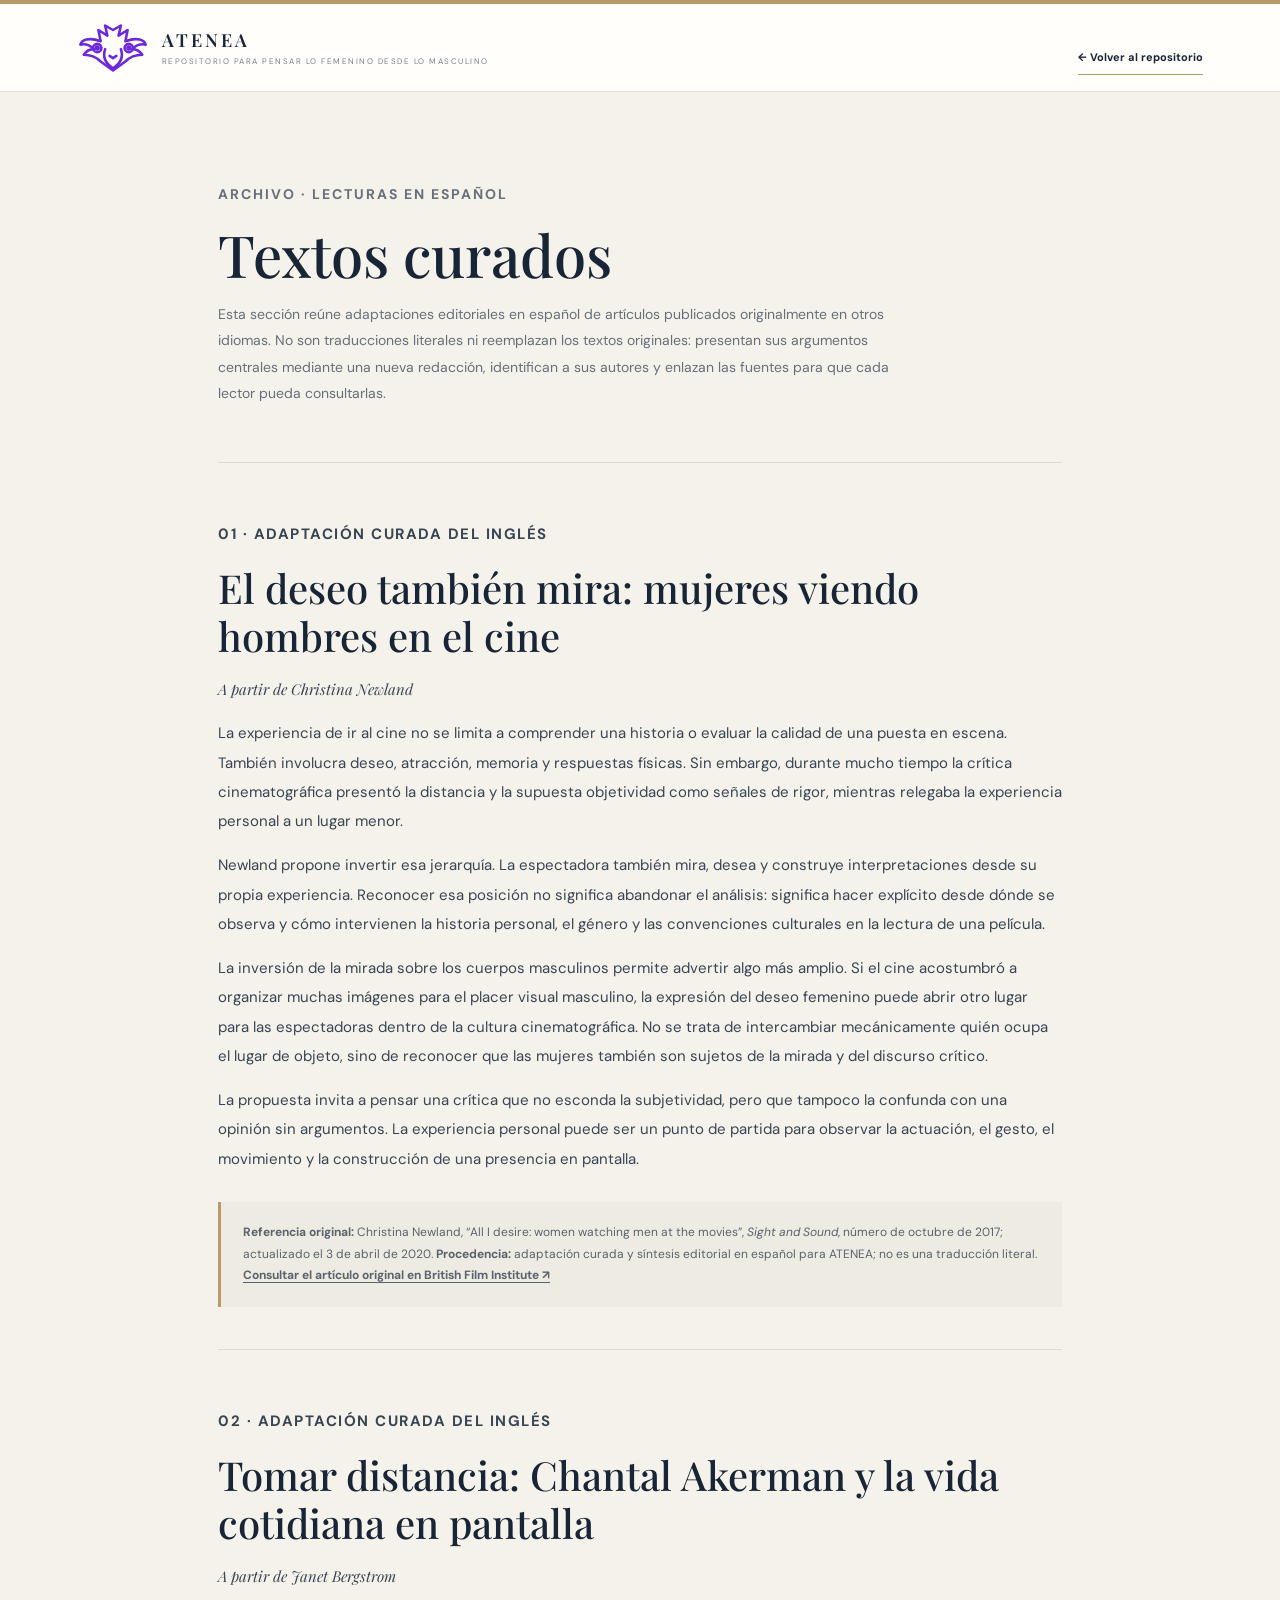
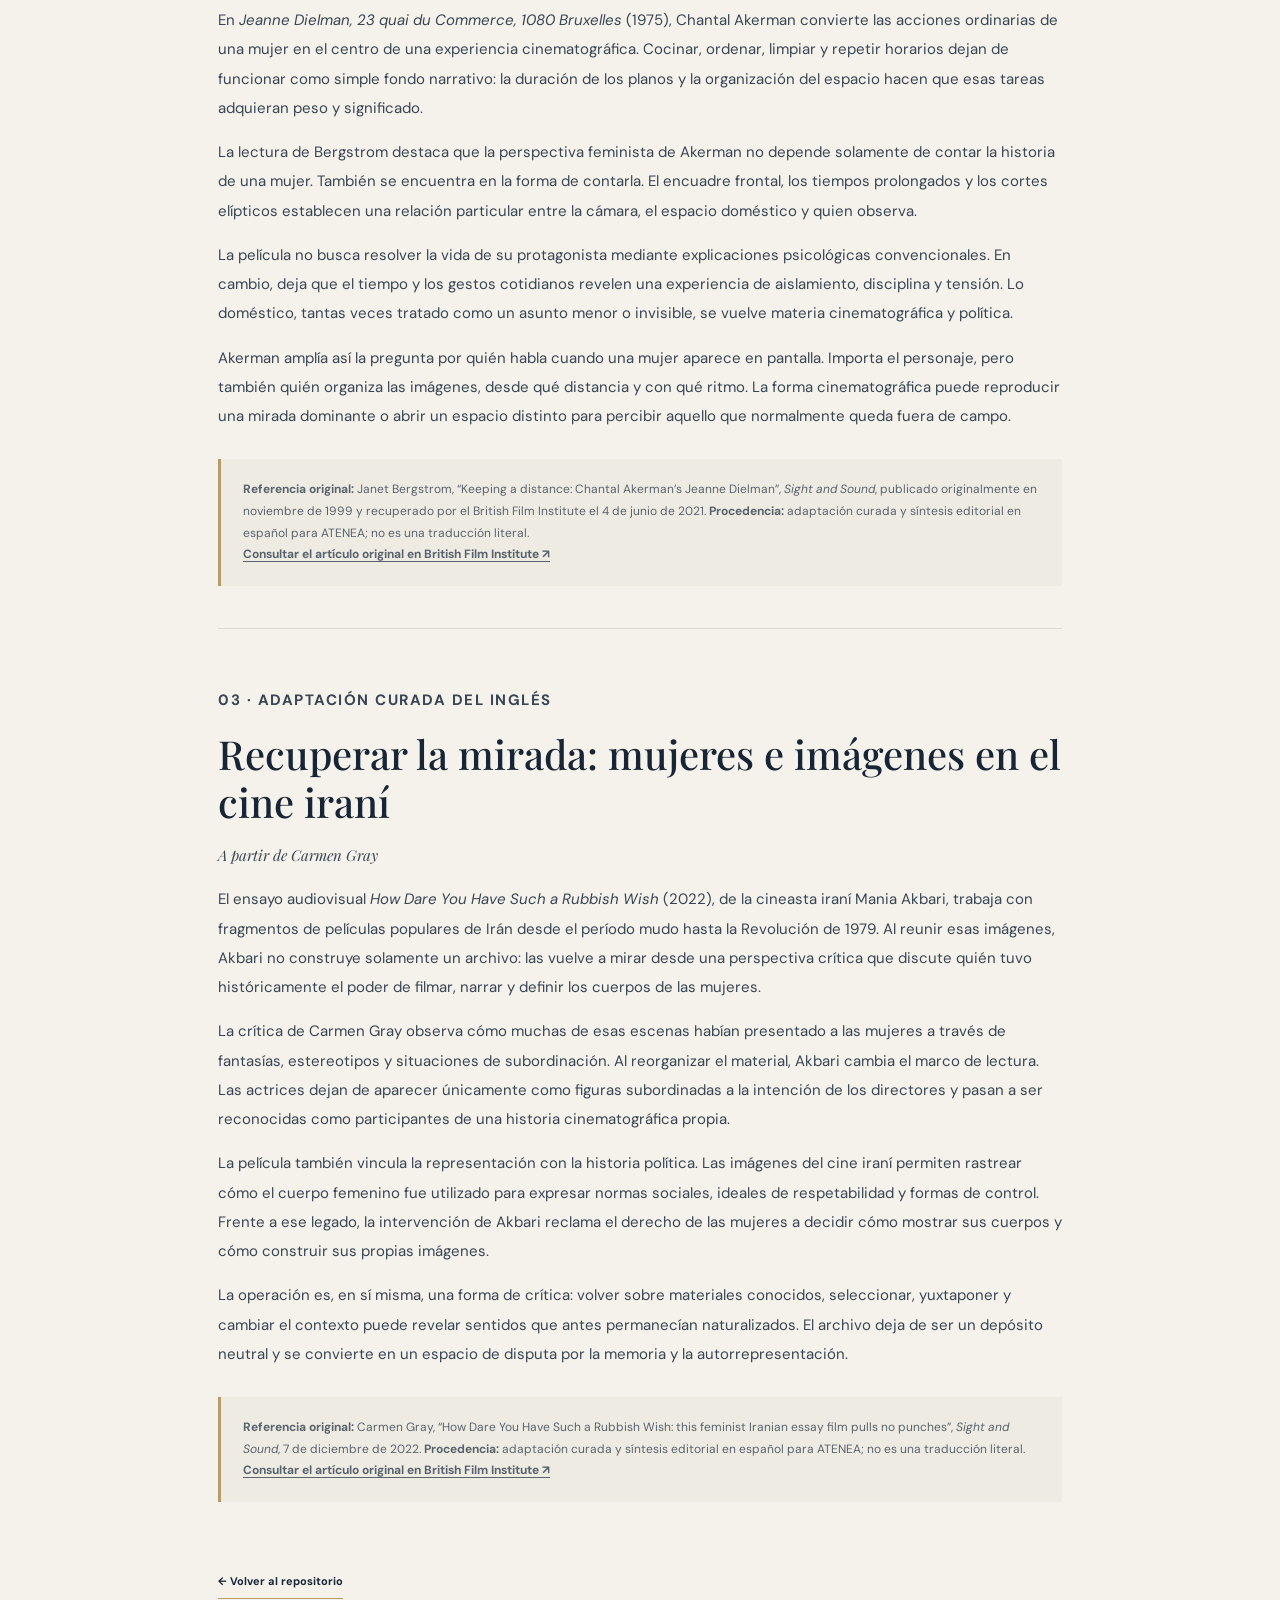
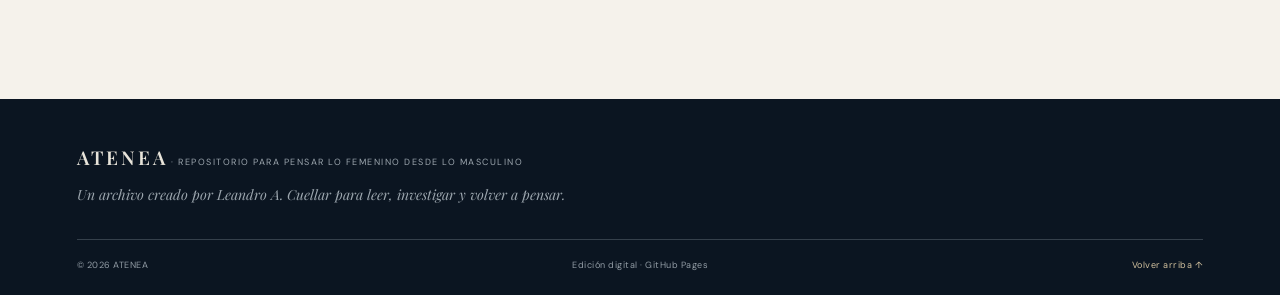
<file: textos-curados.html>
<!doctype html>
<html lang="es">
<head>
  <meta charset="utf-8">
  <meta name="viewport" content="width=device-width, initial-scale=1">
  <meta name="theme-color" content="#101c2c">
  <meta name="description" content="Textos curados en español sobre cine, mirada y representación. ATENEA.">
  <title>Textos curados | ATENEA</title>
  <link rel="preconnect" href="https://fonts.googleapis.com">
  <link rel="preconnect" href="https://fonts.gstatic.com" crossorigin>
  <link href="https://fonts.googleapis.com/css2?family=DM+Sans:wght@400;500;600;700&family=Playfair+Display:wght@400;500;600;700&display=swap" rel="stylesheet">
  <link rel="stylesheet" href="assets/css/styles.css">
  <style>
    .curated-page{max-width:900px;margin:0 auto;padding:75px 28px 100px}
    .curated-intro{max-width:700px;margin-bottom:55px}
    .curated-intro h1{font:500 clamp(38px,5vw,58px)/1.12 var(--serif);margin:14px 0}
    .curated-intro p{font-size:14px;line-height:1.9;color:#66707a}
    .curated-text{padding:42px 0;border-top:1px solid var(--line);scroll-margin-top:110px}
    .curated-text h2{font:500 clamp(29px,3.5vw,40px)/1.2 var(--serif);margin:12px 0}
    .curated-byline{font:italic 15px var(--serif);color:#92784e}
    .curated-text p{font-size:15px;line-height:1.95;color:#384553}
    .source-credit{margin-top:28px;padding:20px 22px;background:#eeebe3;border-left:3px solid var(--gold);font-size:12px;line-height:1.8;color:#59636d}
    .source-credit a{font-weight:700;text-decoration:underline;text-underline-offset:3px}
    .curated-label{font-size:9px;letter-spacing:1.5px;text-transform:uppercase;color:#92784e;font-weight:700}
    .back-link{display:inline-block;margin-top:28px;font-size:11px;font-weight:700;border-bottom:1px solid var(--gold);padding-bottom:7px}
  </style>
</head>
<body>
  <div class="topline"></div>
  <header class="site-header">
    <a class="brand" href="index.html#inicio" aria-label="ATENEA, inicio">
      <span class="brand-mark"><svg viewBox="0 0 64 48" aria-hidden="true"><g fill="none" stroke="currentColor" stroke-width="2.3" stroke-linecap="round" stroke-linejoin="round"><path d="M32 8 25 4l2 9-8-5 2 10C10 14 4 17 3 21c5-1 9 1 12 4-4 0-7 2-9 5 7 0 11 2 15 6l11 8 11-8c4-4 8-6 15-6-2-3-5-5-9-5 3-3 7-5 12-4-1-4-7-7-18-3l2-10-8 5 2-9z"/><circle cx="18" cy="24" r="3.7"/><circle cx="46" cy="24" r="3.7"/><circle cx="18" cy="24" r="1.2"/><circle cx="46" cy="24" r="1.2"/><path d="M25 25c-2 6-1 12 7 17 8-5 9-11 7-17M29 31l3 2 3-2"/></g></svg></span>
      <span class="brand-copy"><strong>ATENEA</strong><small>REPOSITORIO PARA PENSAR LO FEMENINO DESDE LO MASCULINO</small></span>
    </a>
    <a class="back-link" href="index.html#repositorio">← Volver al repositorio</a>
  </header>
  <main class="curated-page">
    <div class="curated-intro">
      <p class="eyebrow">ARCHIVO · LECTURAS EN ESPAÑOL</p>
      <h1>Textos curados</h1>
      <p>Esta sección reúne adaptaciones editoriales en español de artículos publicados originalmente en otros idiomas. No son traducciones literales ni reemplazan los textos originales: presentan sus argumentos centrales mediante una nueva redacción, identifican a sus autores y enlazan las fuentes para que cada lector pueda consultarlas.</p>
    </div>

    <article class="curated-text" id="newland">
      <p class="curated-label">01 · Adaptación curada del inglés</p>
      <h2>El deseo también mira: mujeres viendo hombres en el cine</h2>
      <p class="curated-byline">A partir de Christina Newland</p>
      <p>La experiencia de ir al cine no se limita a comprender una historia o evaluar la calidad de una puesta en escena. También involucra deseo, atracción, memoria y respuestas físicas. Sin embargo, durante mucho tiempo la crítica cinematográfica presentó la distancia y la supuesta objetividad como señales de rigor, mientras relegaba la experiencia personal a un lugar menor.</p>
      <p>Newland propone invertir esa jerarquía. La espectadora también mira, desea y construye interpretaciones desde su propia experiencia. Reconocer esa posición no significa abandonar el análisis: significa hacer explícito desde dónde se observa y cómo intervienen la historia personal, el género y las convenciones culturales en la lectura de una película.</p>
      <p>La inversión de la mirada sobre los cuerpos masculinos permite advertir algo más amplio. Si el cine acostumbró a organizar muchas imágenes para el placer visual masculino, la expresión del deseo femenino puede abrir otro lugar para las espectadoras dentro de la cultura cinematográfica. No se trata de intercambiar mecánicamente quién ocupa el lugar de objeto, sino de reconocer que las mujeres también son sujetos de la mirada y del discurso crítico.</p>
      <p>La propuesta invita a pensar una crítica que no esconda la subjetividad, pero que tampoco la confunda con una opinión sin argumentos. La experiencia personal puede ser un punto de partida para observar la actuación, el gesto, el movimiento y la construcción de una presencia en pantalla.</p>
      <div class="source-credit"><strong>Referencia original:</strong> Christina Newland, “All I desire: women watching men at the movies”, <em>Sight and Sound</em>, número de octubre de 2017; actualizado el 3 de abril de 2020. <strong>Procedencia:</strong> adaptación curada y síntesis editorial en español para ATENEA; no es una traducción literal.<br><a href="https://www.bfi.org.uk/sight-and-sound/features/all-i-desire-women-watching-men-movies" target="_blank" rel="noopener">Consultar el artículo original en British Film Institute ↗</a></div>
    </article>

    <article class="curated-text" id="bergstrom">
      <p class="curated-label">02 · Adaptación curada del inglés</p>
      <h2>Tomar distancia: Chantal Akerman y la vida cotidiana en pantalla</h2>
      <p class="curated-byline">A partir de Janet Bergstrom</p>
      <p>En <em>Jeanne Dielman, 23 quai du Commerce, 1080 Bruxelles</em> (1975), Chantal Akerman convierte las acciones ordinarias de una mujer en el centro de una experiencia cinematográfica. Cocinar, ordenar, limpiar y repetir horarios dejan de funcionar como simple fondo narrativo: la duración de los planos y la organización del espacio hacen que esas tareas adquieran peso y significado.</p>
      <p>La lectura de Bergstrom destaca que la perspectiva feminista de Akerman no depende solamente de contar la historia de una mujer. También se encuentra en la forma de contarla. El encuadre frontal, los tiempos prolongados y los cortes elípticos establecen una relación particular entre la cámara, el espacio doméstico y quien observa.</p>
      <p>La película no busca resolver la vida de su protagonista mediante explicaciones psicológicas convencionales. En cambio, deja que el tiempo y los gestos cotidianos revelen una experiencia de aislamiento, disciplina y tensión. Lo doméstico, tantas veces tratado como un asunto menor o invisible, se vuelve materia cinematográfica y política.</p>
      <p>Akerman amplía así la pregunta por quién habla cuando una mujer aparece en pantalla. Importa el personaje, pero también quién organiza las imágenes, desde qué distancia y con qué ritmo. La forma cinematográfica puede reproducir una mirada dominante o abrir un espacio distinto para percibir aquello que normalmente queda fuera de campo.</p>
      <div class="source-credit"><strong>Referencia original:</strong> Janet Bergstrom, “Keeping a distance: Chantal Akerman’s Jeanne Dielman”, <em>Sight and Sound</em>, publicado originalmente en noviembre de 1999 y recuperado por el British Film Institute el 4 de junio de 2021. <strong>Procedencia:</strong> adaptación curada y síntesis editorial en español para ATENEA; no es una traducción literal.<br><a href="https://www.bfi.org.uk/sight-and-sound/features/keeping-distance-chantals-akermans-jeanne-dielman" target="_blank" rel="noopener">Consultar el artículo original en British Film Institute ↗</a></div>
    </article>

    <article class="curated-text" id="gray">
      <p class="curated-label">03 · Adaptación curada del inglés</p>
      <h2>Recuperar la mirada: mujeres e imágenes en el cine iraní</h2>
      <p class="curated-byline">A partir de Carmen Gray</p>
      <p>El ensayo audiovisual <em>How Dare You Have Such a Rubbish Wish</em> (2022), de la cineasta iraní Mania Akbari, trabaja con fragmentos de películas populares de Irán desde el período mudo hasta la Revolución de 1979. Al reunir esas imágenes, Akbari no construye solamente un archivo: las vuelve a mirar desde una perspectiva crítica que discute quién tuvo históricamente el poder de filmar, narrar y definir los cuerpos de las mujeres.</p>
      <p>La crítica de Carmen Gray observa cómo muchas de esas escenas habían presentado a las mujeres a través de fantasías, estereotipos y situaciones de subordinación. Al reorganizar el material, Akbari cambia el marco de lectura. Las actrices dejan de aparecer únicamente como figuras subordinadas a la intención de los directores y pasan a ser reconocidas como participantes de una historia cinematográfica propia.</p>
      <p>La película también vincula la representación con la historia política. Las imágenes del cine iraní permiten rastrear cómo el cuerpo femenino fue utilizado para expresar normas sociales, ideales de respetabilidad y formas de control. Frente a ese legado, la intervención de Akbari reclama el derecho de las mujeres a decidir cómo mostrar sus cuerpos y cómo construir sus propias imágenes.</p>
      <p>La operación es, en sí misma, una forma de crítica: volver sobre materiales conocidos, seleccionar, yuxtaponer y cambiar el contexto puede revelar sentidos que antes permanecían naturalizados. El archivo deja de ser un depósito neutral y se convierte en un espacio de disputa por la memoria y la autorrepresentación.</p>
      <div class="source-credit"><strong>Referencia original:</strong> Carmen Gray, “How Dare You Have Such a Rubbish Wish: this feminist Iranian essay film pulls no punches”, <em>Sight and Sound</em>, 7 de diciembre de 2022. <strong>Procedencia:</strong> adaptación curada y síntesis editorial en español para ATENEA; no es una traducción literal.<br><a href="https://www.bfi.org.uk/sight-and-sound/reviews/how-dare-you-have-such-rubbish-wish-this-feminist-iranian-essay-film-pulls-no-punches" target="_blank" rel="noopener">Consultar el artículo original en British Film Institute ↗</a></div>
    </article>
    <a class="back-link" href="index.html#repositorio">← Volver al repositorio</a>
  </main>
  <footer class="site-footer"><a class="footer-brand" href="index.html">ATENEA<span> · REPOSITORIO PARA PENSAR LO FEMENINO DESDE LO MASCULINO</span></a><p>Un archivo creado por <a href="https://leandrocuellar.online" target="_blank" rel="noopener">Leandro A. Cuellar</a> para leer, investigar y volver a pensar.</p><div class="footer-bottom"><span>© 2026 ATENEA</span><span>Edición digital · GitHub Pages</span><a href="index.html#inicio">Volver arriba ↑</a></div></footer>
</body>
</html>
</file>
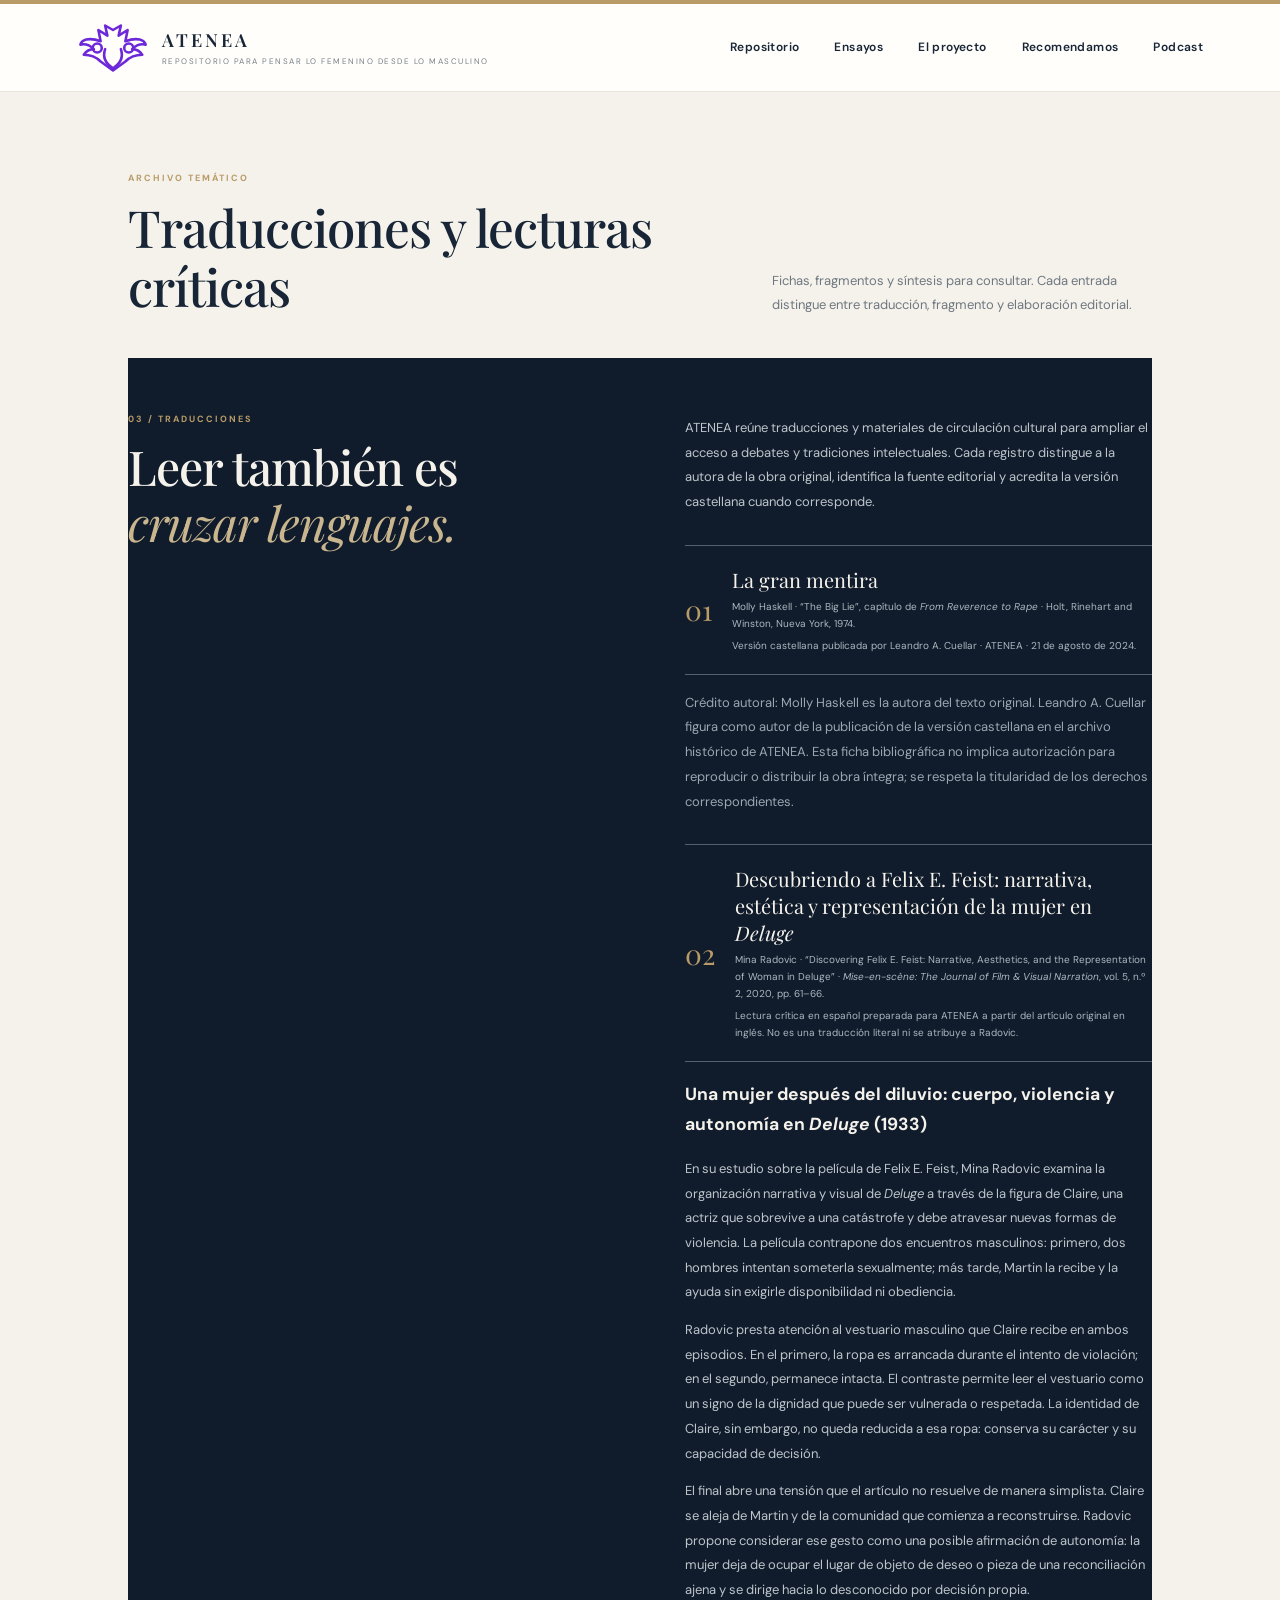
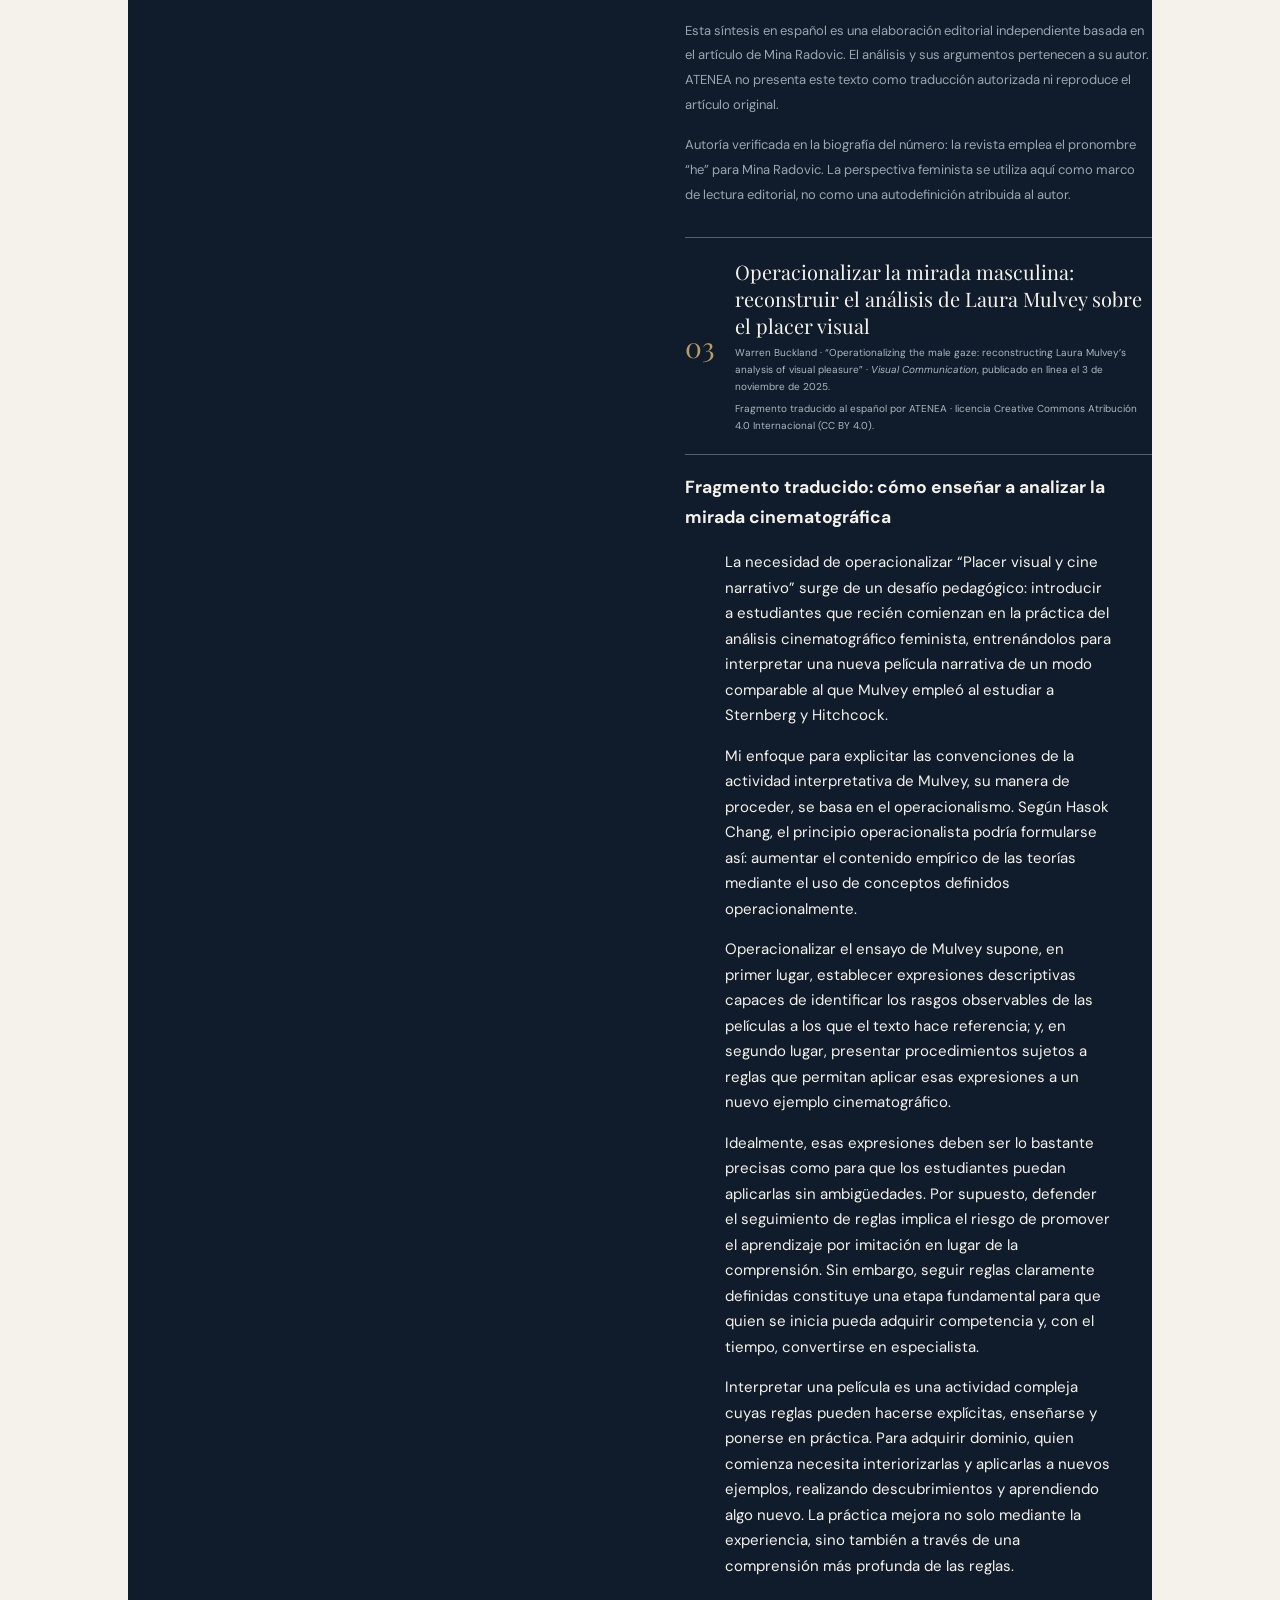
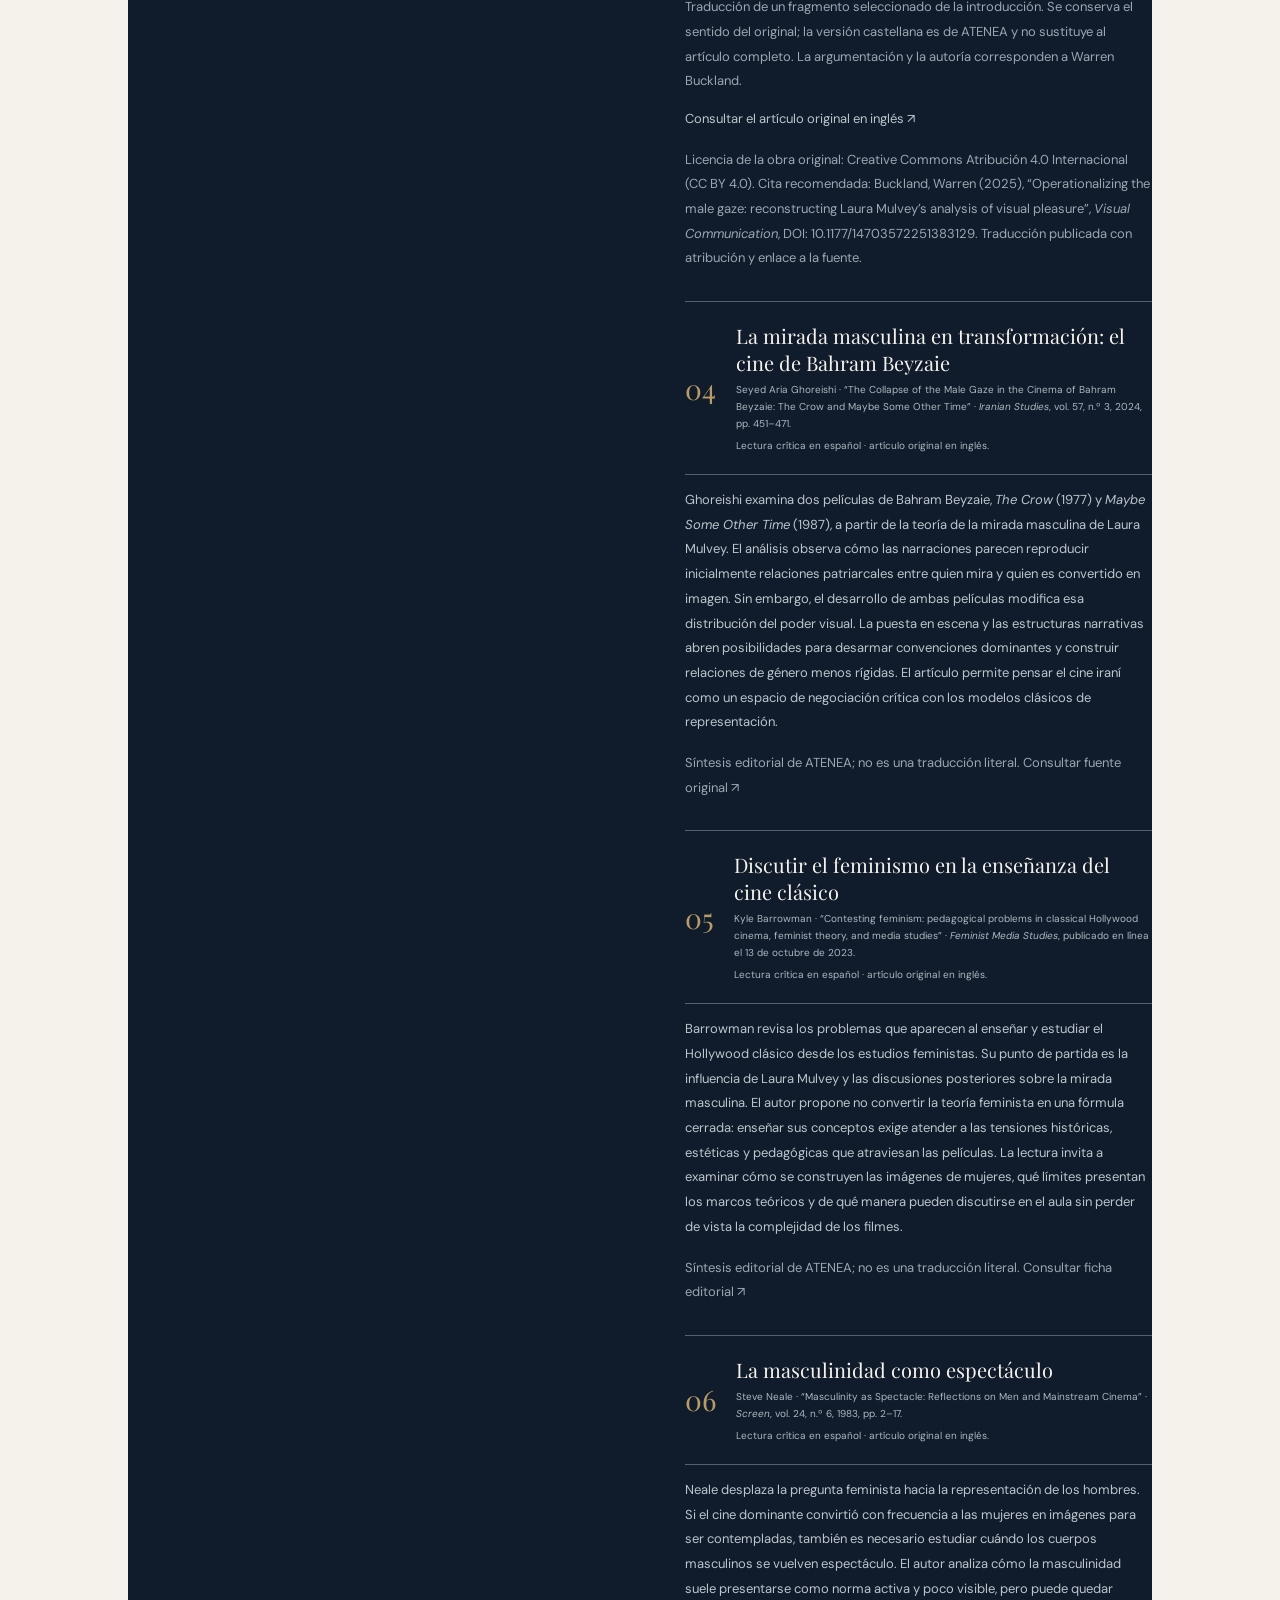
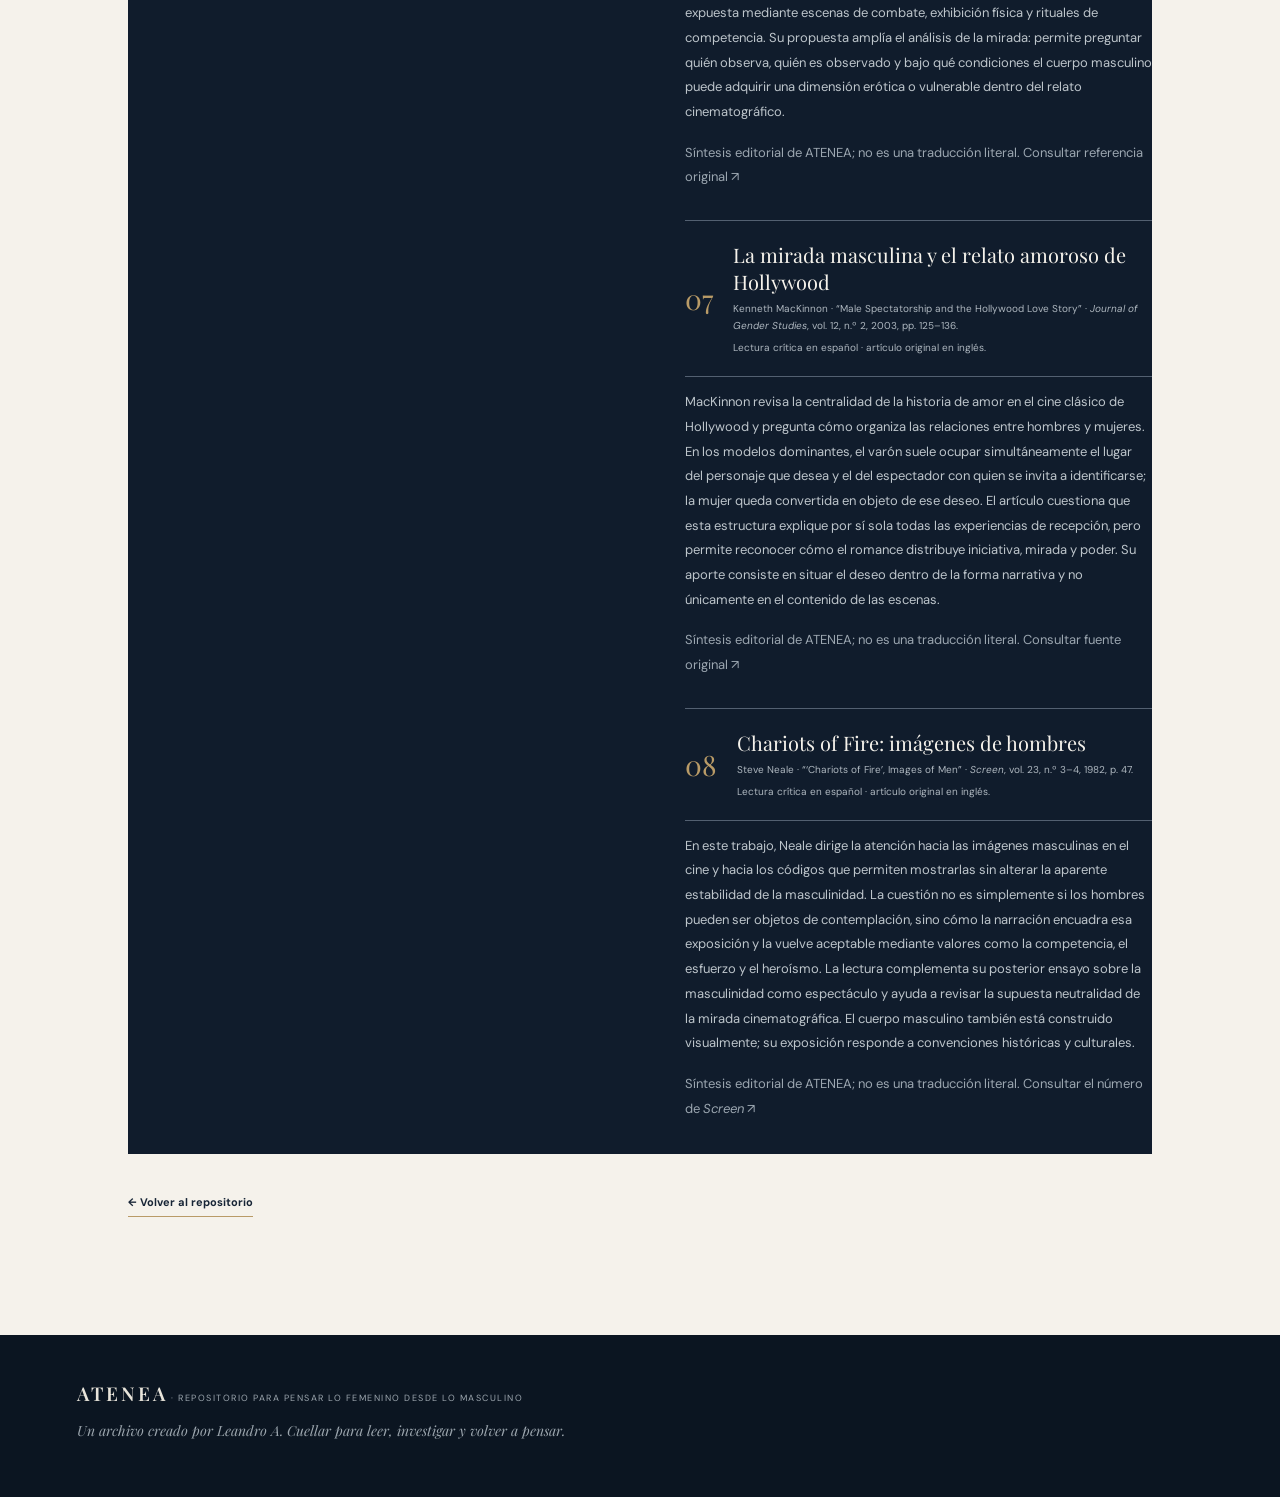
<file: traducciones.html>
<!doctype html>
<html lang="es"><head><meta charset="utf-8"><meta name="viewport" content="width=device-width, initial-scale=1"><meta name="description" content="Traducciones y lecturas críticas de ATENEA sobre representación, mirada y cine."><title>Traducciones | ATENEA</title><link rel="preconnect" href="https://fonts.googleapis.com"><link rel="preconnect" href="https://fonts.gstatic.com" crossorigin><link href="https://fonts.googleapis.com/css2?family=DM+Sans:wght@400;500;600;700&family=Playfair+Display:wght@400;500;600;700&display=swap" rel="stylesheet"><link rel="stylesheet" href="assets/css/styles.css"><link rel="icon" href="assets/img/favicon.svg" type="image/svg+xml"></head><body><div class="topline"></div><header class="site-header"><a class="brand" href="index.html" aria-label="ATENEA, inicio"><span class="brand-mark"><svg viewBox="0 0 64 48" aria-hidden="true"><g fill="none" stroke="currentColor" stroke-width="2.3" stroke-linecap="round" stroke-linejoin="round"><path d="M32 8 25 4l2 9-8-5 2 10C10 14 4 17 3 21c5-1 9 1 12 4-4 0-7 2-9 5 7 0 11 2 15 6l11 8 11-8c4-4 8-6 15-6-2-3-5-5-9-5 3-3 7-5 12-4-1-4-7-7-18-3l2-10-8 5 2-9z"/><circle cx="18" cy="24" r="4"/><circle cx="46" cy="24" r="4"/><path d="M25 25c-2 6-1 12 7 17 8-5 9-11 7-17"/></g></svg></span><span class="brand-copy"><strong>ATENEA</strong><small>REPOSITORIO PARA PENSAR LO FEMENINO DESDE LO MASCULINO</small></span></a><nav class="main-nav"><a href="index.html#repositorio">Repositorio</a><a href="index.html#ensayos">Ensayos</a><a href="index.html#proyecto">El proyecto</a><a href="index.html#recomendamos">Recomendamos</a><a href="index.html#podcast">Podcast</a></nav></header><main class="content-section translation-archive"><div class="section-heading"><div><p class="eyebrow">ARCHIVO TEMÁTICO</p><h2>Traducciones y lecturas críticas</h2></div><p class="section-description">Fichas, fragmentos y síntesis para consultar. Cada entrada distingue entre traducción, fragmento y elaboración editorial.</p></div><section class="translation-section" id="archivo-traducciones">
      <div><p class="eyebrow">03 / TRADUCCIONES</p><h2>Leer también es<br><em>cruzar lenguajes.</em></h2></div>
      <div class="translation-copy">
        <p>ATENEA reúne traducciones y materiales de circulación cultural para ampliar el acceso a debates y tradiciones intelectuales. Cada registro distingue a la autora de la obra original, identifica la fuente editorial y acredita la versión castellana cuando corresponde.</p>
        <div class="translation-record" id="traduccion-1"><span>01</span><div><strong>La gran mentira</strong><small>Molly Haskell · “The Big Lie”, capítulo de <em>From Reverence to Rape</em> · Holt, Rinehart and Winston, Nueva York, 1974.</small><small>Versión castellana publicada por Leandro A. Cuellar · ATENEA · 21 de agosto de 2024.</small></div></div>
        <p class="rights-note">Crédito autoral: Molly Haskell es la autora del texto original. Leandro A. Cuellar figura como autor de la publicación de la versión castellana en el archivo histórico de ATENEA. Esta ficha bibliográfica no implica autorización para reproducir o distribuir la obra íntegra; se respeta la titularidad de los derechos correspondientes.</p>
        <div class="translation-record" id="traduccion-2"><span>02</span><div><strong>Descubriendo a Felix E. Feist: narrativa, estética y representación de la mujer en <em>Deluge</em></strong><small>Mina Radovic · “Discovering Felix E. Feist: Narrative, Aesthetics, and the Representation of Woman in Deluge” · <em>Mise-en-scène: The Journal of Film &amp; Visual Narration</em>, vol. 5, n.º 2, 2020, pp. 61–66.</small><small>Lectura crítica en español preparada para ATENEA a partir del artículo original en inglés. No es una traducción literal ni se atribuye a Radovic.</small></div></div>
        <div class="translation-copy">
          <h3>Una mujer después del diluvio: cuerpo, violencia y autonomía en <em>Deluge</em> (1933)</h3>
          <p>En su estudio sobre la película de Felix E. Feist, Mina Radovic examina la organización narrativa y visual de <em>Deluge</em> a través de la figura de Claire, una actriz que sobrevive a una catástrofe y debe atravesar nuevas formas de violencia. La película contrapone dos encuentros masculinos: primero, dos hombres intentan someterla sexualmente; más tarde, Martin la recibe y la ayuda sin exigirle disponibilidad ni obediencia.</p>
          <p>Radovic presta atención al vestuario masculino que Claire recibe en ambos episodios. En el primero, la ropa es arrancada durante el intento de violación; en el segundo, permanece intacta. El contraste permite leer el vestuario como un signo de la dignidad que puede ser vulnerada o respetada. La identidad de Claire, sin embargo, no queda reducida a esa ropa: conserva su carácter y su capacidad de decisión.</p>
          <p>El final abre una tensión que el artículo no resuelve de manera simplista. Claire se aleja de Martin y de la comunidad que comienza a reconstruirse. Radovic propone considerar ese gesto como una posible afirmación de autonomía: la mujer deja de ocupar el lugar de objeto de deseo o pieza de una reconciliación ajena y se dirige hacia lo desconocido por decisión propia.</p>
          <p class="rights-note">Esta síntesis en español es una elaboración editorial independiente basada en el artículo de Mina Radovic. El análisis y sus argumentos pertenecen a su autor. ATENEA no presenta este texto como traducción autorizada ni reproduce el artículo original.</p>
        </div>
        <p class="rights-note">Autoría verificada en la biografía del número: la revista emplea el pronombre “he” para Mina Radovic. La perspectiva feminista se utiliza aquí como marco de lectura editorial, no como una autodefinición atribuida al autor.</p>
        <div class="translation-record" id="traduccion-3"><span>03</span><div><strong>Operacionalizar la mirada masculina: reconstruir el análisis de Laura Mulvey sobre el placer visual</strong><small>Warren Buckland · “Operationalizing the male gaze: reconstructing Laura Mulvey’s analysis of visual pleasure” · <em>Visual Communication</em>, publicado en línea el 3 de noviembre de 2025.</small><small>Fragmento traducido al español por ATENEA · licencia Creative Commons Atribución 4.0 Internacional (CC BY 4.0).</small></div></div>
        <div class="translation-copy">
          <h3>Fragmento traducido: cómo enseñar a analizar la mirada cinematográfica</h3>
          <blockquote>
            <p>La necesidad de operacionalizar “Placer visual y cine narrativo” surge de un desafío pedagógico: introducir a estudiantes que recién comienzan en la práctica del análisis cinematográfico feminista, entrenándolos para interpretar una nueva película narrativa de un modo comparable al que Mulvey empleó al estudiar a Sternberg y Hitchcock.</p>
            <p>Mi enfoque para explicitar las convenciones de la actividad interpretativa de Mulvey, su manera de proceder, se basa en el operacionalismo. Según Hasok Chang, el principio operacionalista podría formularse así: aumentar el contenido empírico de las teorías mediante el uso de conceptos definidos operacionalmente.</p>
            <p>Operacionalizar el ensayo de Mulvey supone, en primer lugar, establecer expresiones descriptivas capaces de identificar los rasgos observables de las películas a los que el texto hace referencia; y, en segundo lugar, presentar procedimientos sujetos a reglas que permitan aplicar esas expresiones a un nuevo ejemplo cinematográfico.</p>
            <p>Idealmente, esas expresiones deben ser lo bastante precisas como para que los estudiantes puedan aplicarlas sin ambigüedades. Por supuesto, defender el seguimiento de reglas implica el riesgo de promover el aprendizaje por imitación en lugar de la comprensión. Sin embargo, seguir reglas claramente definidas constituye una etapa fundamental para que quien se inicia pueda adquirir competencia y, con el tiempo, convertirse en especialista.</p>
            <p>Interpretar una película es una actividad compleja cuyas reglas pueden hacerse explícitas, enseñarse y ponerse en práctica. Para adquirir dominio, quien comienza necesita interiorizarlas y aplicarlas a nuevos ejemplos, realizando descubrimientos y aprendiendo algo nuevo. La práctica mejora no solo mediante la experiencia, sino también a través de una comprensión más profunda de las reglas.</p>
          </blockquote>
          <p class="rights-note">Traducción de un fragmento seleccionado de la introducción. Se conserva el sentido del original; la versión castellana es de ATENEA y no sustituye al artículo completo. La argumentación y la autoría corresponden a Warren Buckland.</p>
          <p><a href="https://doi.org/10.1177/14703572251383129" target="_blank" rel="noopener">Consultar el artículo original en inglés ↗</a></p>
          <p class="rights-note">Licencia de la obra original: Creative Commons Atribución 4.0 Internacional (CC BY 4.0). Cita recomendada: Buckland, Warren (2025), “Operationalizing the male gaze: reconstructing Laura Mulvey’s analysis of visual pleasure”, <em>Visual Communication</em>, DOI: 10.1177/14703572251383129. Traducción publicada con atribución y enlace a la fuente.</p>
        <div class="translation-record" id="traduccion-4"><span>04</span><div><strong>La mirada masculina en transformación: el cine de Bahram Beyzaie</strong><small>Seyed Aria Ghoreishi · “The Collapse of the Male Gaze in the Cinema of Bahram Beyzaie: The Crow and Maybe Some Other Time” · <em>Iranian Studies</em>, vol. 57, n.º 3, 2024, pp. 451–471.</small><small>Lectura crítica en español · artículo original en inglés.</small></div></div>
        <div class="translation-copy">
          <p>Ghoreishi examina dos películas de Bahram Beyzaie, <em>The Crow</em> (1977) y <em>Maybe Some Other Time</em> (1987), a partir de la teoría de la mirada masculina de Laura Mulvey. El análisis observa cómo las narraciones parecen reproducir inicialmente relaciones patriarcales entre quien mira y quien es convertido en imagen. Sin embargo, el desarrollo de ambas películas modifica esa distribución del poder visual. La puesta en escena y las estructuras narrativas abren posibilidades para desarmar convenciones dominantes y construir relaciones de género menos rígidas. El artículo permite pensar el cine iraní como un espacio de negociación crítica con los modelos clásicos de representación.</p>
          <p class="rights-note">Síntesis editorial de ATENEA; no es una traducción literal. <a href="https://doi.org/10.1017/irn.2024.24" target="_blank" rel="noopener">Consultar fuente original ↗</a></p>
        </div>
        <div class="translation-record" id="traduccion-5"><span>05</span><div><strong>Discutir el feminismo en la enseñanza del cine clásico</strong><small>Kyle Barrowman · “Contesting feminism: pedagogical problems in classical Hollywood cinema, feminist theory, and media studies” · <em>Feminist Media Studies</em>, publicado en línea el 13 de octubre de 2023.</small><small>Lectura crítica en español · artículo original en inglés.</small></div></div>
        <div class="translation-copy">
          <p>Barrowman revisa los problemas que aparecen al enseñar y estudiar el Hollywood clásico desde los estudios feministas. Su punto de partida es la influencia de Laura Mulvey y las discusiones posteriores sobre la mirada masculina. El autor propone no convertir la teoría feminista en una fórmula cerrada: enseñar sus conceptos exige atender a las tensiones históricas, estéticas y pedagógicas que atraviesan las películas. La lectura invita a examinar cómo se construyen las imágenes de mujeres, qué límites presentan los marcos teóricos y de qué manera pueden discutirse en el aula sin perder de vista la complejidad de los filmes.</p>
          <p class="rights-note">Síntesis editorial de ATENEA; no es una traducción literal. <a href="https://doi.org/10.1080/14680777.2023.2268305" target="_blank" rel="noopener">Consultar ficha editorial ↗</a></p>
        </div>
        <div class="translation-record" id="traduccion-6"><span>06</span><div><strong>La masculinidad como espectáculo</strong><small>Steve Neale · “Masculinity as Spectacle: Reflections on Men and Mainstream Cinema” · <em>Screen</em>, vol. 24, n.º 6, 1983, pp. 2–17.</small><small>Lectura crítica en español · artículo original en inglés.</small></div></div>
        <div class="translation-copy">
          <p>Neale desplaza la pregunta feminista hacia la representación de los hombres. Si el cine dominante convirtió con frecuencia a las mujeres en imágenes para ser contempladas, también es necesario estudiar cuándo los cuerpos masculinos se vuelven espectáculo. El autor analiza cómo la masculinidad suele presentarse como norma activa y poco visible, pero puede quedar expuesta mediante escenas de combate, exhibición física y rituales de competencia. Su propuesta amplía el análisis de la mirada: permite preguntar quién observa, quién es observado y bajo qué condiciones el cuerpo masculino puede adquirir una dimensión erótica o vulnerable dentro del relato cinematográfico.</p>
          <p class="rights-note">Síntesis editorial de ATENEA; no es una traducción literal. <a href="https://doi.org/10.1093/screen/24.6.2" target="_blank" rel="noopener">Consultar referencia original ↗</a></p>
        </div>
        <div class="translation-record" id="traduccion-7"><span>07</span><div><strong>La mirada masculina y el relato amoroso de Hollywood</strong><small>Kenneth MacKinnon · “Male Spectatorship and the Hollywood Love Story” · <em>Journal of Gender Studies</em>, vol. 12, n.º 2, 2003, pp. 125–136.</small><small>Lectura crítica en español · artículo original en inglés.</small></div></div>
        <div class="translation-copy">
          <p>MacKinnon revisa la centralidad de la historia de amor en el cine clásico de Hollywood y pregunta cómo organiza las relaciones entre hombres y mujeres. En los modelos dominantes, el varón suele ocupar simultáneamente el lugar del personaje que desea y el del espectador con quien se invita a identificarse; la mujer queda convertida en objeto de ese deseo. El artículo cuestiona que esta estructura explique por sí sola todas las experiencias de recepción, pero permite reconocer cómo el romance distribuye iniciativa, mirada y poder. Su aporte consiste en situar el deseo dentro de la forma narrativa y no únicamente en el contenido de las escenas.</p>
          <p class="rights-note">Síntesis editorial de ATENEA; no es una traducción literal. <a href="https://doi.org/10.1080/0958923032000088328" target="_blank" rel="noopener">Consultar fuente original ↗</a></p>
        </div>
        <div class="translation-record" id="traduccion-8"><span>08</span><div><strong>Chariots of Fire: imágenes de hombres</strong><small>Steve Neale · “‘Chariots of Fire’, Images of Men” · <em>Screen</em>, vol. 23, n.º 3–4, 1982, p. 47.</small><small>Lectura crítica en español · artículo original en inglés.</small></div></div>
        <div class="translation-copy">
          <p>En este trabajo, Neale dirige la atención hacia las imágenes masculinas en el cine y hacia los códigos que permiten mostrarlas sin alterar la aparente estabilidad de la masculinidad. La cuestión no es simplemente si los hombres pueden ser objetos de contemplación, sino cómo la narración encuadra esa exposición y la vuelve aceptable mediante valores como la competencia, el esfuerzo y el heroísmo. La lectura complementa su posterior ensayo sobre la masculinidad como espectáculo y ayuda a revisar la supuesta neutralidad de la mirada cinematográfica. El cuerpo masculino también está construido visualmente; su exposición responde a convenciones históricas y culturales.</p>
          <p class="rights-note">Síntesis editorial de ATENEA; no es una traducción literal. <a href="https://academic.oup.com/screen/issue/23/3-4" target="_blank" rel="noopener">Consultar el número de <em>Screen</em> ↗</a></p>
        </div>        </div>
    </section><p class="archive-back"><a class="arrow-link" href="index.html#repositorio">← Volver al repositorio</a></p></main><footer class="site-footer"><a class="footer-brand" href="index.html">ATENEA<span> · REPOSITORIO PARA PENSAR LO FEMENINO DESDE LO MASCULINO</span></a><p>Un archivo creado por <a href="https://leandrocuellar.online" target="_blank" rel="noopener">Leandro A. Cuellar</a> para leer, investigar y volver a pensar.</p></footer></body></html>
</file>
<file: assets/css/styles.css>
:root{--ink:#172536;--navy:#101c2c;--navy2:#1a2a3d;--paper:#f5f2eb;--white:#fffefa;--muted:#77808a;--gold:#b99b67;--line:#dedbd2;--serif:"Playfair Display",Georgia,serif;--sans:"DM Sans",Arial,sans-serif}*{box-sizing:border-box}html{scroll-behavior:smooth;scroll-padding-top:88px}body{margin:0;background:var(--paper);color:var(--ink);font-family:var(--sans);font-size:15px;line-height:1.7}.topline{height:4px;background:var(--gold)}a{color:inherit;text-decoration:none}.site-header{height:88px;padding:0 max(6vw,24px);display:flex;align-items:center;justify-content:space-between;background:var(--white);border-bottom:1px solid #e9e5dc;position:sticky;top:0;z-index:20}.brand{display:flex;align-items:center;gap:13px}.brand-mark{width:72px;height:58px;display:grid;place-items:center;color:#6d28d9;flex:0 0 72px}.brand-mark svg{width:100%;height:100%;display:block;overflow:visible}.brand-copy{display:flex;flex-direction:column;line-height:1.2}.brand-copy strong{font:600 18px var(--serif);letter-spacing:3px}.brand-copy small{font-size:8px;letter-spacing:1.5px;color:var(--muted);margin-top:5px}.main-nav{display:flex;gap:35px;font-size:12px;font-weight:600;letter-spacing:.4px}.main-nav a{transition:color .2s}.main-nav a:hover,.text-link:hover,.arrow-link:hover{color:var(--gold)}.menu-toggle{display:none;background:none;border:0;font-size:23px;color:var(--ink)}.hero{background:var(--navy);color:#f7f3e9;min-height:570px;padding:90px max(10vw,30px) 82px;position:relative;overflow:hidden;display:grid;grid-template-columns:1.1fr .9fr;align-items:center}.hero-text{position:relative;z-index:2;max-width:600px}.eyebrow,.section-kicker{font-size:9px;font-weight:700;letter-spacing:2px;color:var(--gold);text-transform:uppercase}.hero h1{font:500 clamp(48px,6vw,78px)/1.08 var(--serif);letter-spacing:-2px;margin:25px 0}.hero h1 em,.section-heading h2 em,.translation-section h2 em{font-weight:400;color:#c9b68f}.hero-lead{max-width:470px;color:#c4cbd1;font-size:15px;line-height:1.9}.hero-actions{display:flex;align-items:center;gap:28px;margin-top:36px}.button{display:inline-flex;align-items:center;gap:18px;padding:14px 20px;font-size:11px;font-weight:700;letter-spacing:.3px}.button-light{background:var(--paper);color:var(--navy)}.button-light span{font-size:16px}.text-link{font-size:11px;font-weight:600}.light-link{color:#d8d5cc}.hero-art{height:390px;position:relative;display:grid;place-items:center}.sun-disc{width:210px;height:210px;border-radius:50%;background:radial-gradient(circle at 35% 30%,#e1d0a8,#a98c59 70%,#806844);box-shadow:0 0 90px #b99b6730}.hero-letter{position:absolute;width:220px;height:165px;display:grid;place-items:center;color:#6d28d9}.hero-letter svg{width:100%;height:100%;overflow:visible}.orbit{position:absolute;border:1px solid #b99b6770;border-radius:50%;transform:rotate(-28deg)}.orbit-one{width:330px;height:120px}.orbit-two{width:390px;height:180px;transform:rotate(42deg)}.orbit-three{width:280px;height:300px;transform:rotate(65deg)}.art-caption{position:absolute;bottom:13px;font-size:8px;letter-spacing:3px;color:#aeb6bf}.hero-index{position:absolute;bottom:30px;right:6vw;font-size:10px;letter-spacing:2px;color:#aeb6bf}.hero-index span{color:var(--gold);padding:0 8px}.intro-strip{padding:35px 10vw;background:#eae6dc;display:flex;align-items:center;gap:55px}.intro-strip p{font:italic 22px/1.5 var(--serif);margin:0;max-width:750px}.intro-strip em{color:#88714a}.content-section{padding:100px max(10vw,30px) 105px}.section-heading{display:flex;justify-content:space-between;align-items:end;gap:40px;margin-bottom:42px}.section-heading h2,.translation-section h2,.about-copy h2{font:500 clamp(38px,4vw,54px)/1.15 var(--serif);margin:12px 0 0;letter-spacing:-1px}.section-description{max-width:380px;color:#6f7780;font-size:13px;line-height:1.8;margin:0}.search-panel{padding:24px;background:var(--white);border:1px solid var(--line);margin-bottom:28px}.search-panel label{font-size:10px;letter-spacing:1.3px;text-transform:uppercase;font-weight:700}.search-box{display:flex;align-items:center;border-bottom:1px solid #bdb8ac;padding:8px 0;margin-top:8px;gap:12px}.search-box>span{font:30px var(--serif);color:var(--gold)}.search-box input{flex:1;border:0;background:transparent;outline:0;font:14px var(--sans);color:var(--ink);padding:7px 0}.search-box button{border:0;background:none;font-size:22px;color:var(--muted);cursor:pointer}.filter-row{display:flex;gap:8px;margin-top:18px;flex-wrap:wrap}.filter-chip{background:transparent;border:1px solid var(--line);padding:7px 14px;font:600 10px var(--sans);color:#66707b;cursor:pointer}.filter-chip.active,.filter-chip:hover{background:var(--navy);border-color:var(--navy);color:white}.featured-card{display:grid;grid-template-columns:1.05fr 1fr;background:var(--white);border:1px solid var(--line);margin-bottom:22px}.featured-image{min-height:340px;position:relative;background:#202b38;overflow:hidden}.featured-image img{width:100%;height:100%;position:absolute;inset:0;object-fit:cover;filter:saturate(.75)}.image-label{position:absolute;left:22px;bottom:20px;background:var(--navy);color:#fff;padding:8px 12px;font-size:8px;letter-spacing:1.5px}.featured-copy{padding:40px 42px;display:flex;flex-direction:column;align-items:flex-start}.featured-copy .eyebrow{font-size:8px}.dot{padding:0 5px;color:var(--gold)}.featured-copy h3{font:500 clamp(26px,3vw,37px)/1.22 var(--serif);margin:20px 0 15px}.featured-copy>p:not(.eyebrow){font-size:13px;color:#66707b;line-height:1.85}.card-meta{display:flex;gap:20px;font-size:10px;color:#8a8e91;margin:20px 0}.arrow-link{margin-top:auto;padding-top:16px;font-size:11px;font-weight:700;border-bottom:1px solid var(--gold);padding-bottom:7px}.arrow-link span{color:var(--gold);padding-left:15px}.resource-grid{display:grid;grid-template-columns:repeat(2,1fr);gap:22px}.resource-card{background:#eeebe3;border:1px solid var(--line);padding:30px;min-height:300px;display:flex;flex-direction:column;align-items:flex-start}.resource-top{display:flex;justify-content:space-between;width:100%;align-items:center;margin-bottom:25px}.resource-number{font:30px var(--serif);color:#b5a27e}.tag{font-size:8px;letter-spacing:1.4px;color:#8c754e;border:1px solid #c9b995;padding:5px 8px}.resource-card h3{font:500 30px var(--serif);margin:8px 0 0}.resource-author{font:italic 13px var(--serif);color:#8a754f;margin:4px 0 10px}.resource-card>p:not(.eyebrow):not(.resource-author):not(.rights-note){font-size:12px;color:#68717a}.resource-card .arrow-link{margin-top:auto}.resource-card-muted{background:#f8f6f0}.rights-note{font-size:10px;line-height:1.6;color:#8a8b87;margin-top:16px}.results-count{font-size:10px;color:#8a8b87;margin-top:20px}.no-results{padding:25px;background:#fff;border:1px solid var(--line);font-size:13px}.essay-section{background:#e9e5dc;padding:80px max(10vw,30px) 100px}.essay-header{display:flex;justify-content:space-between;align-items:center;border-bottom:1px solid #cfc9bc;padding-bottom:18px}.essay-mark{font:italic 35px var(--serif);color:#b19a70}.essay-body{max-width:850px;margin:65px auto 0}.essay-title{text-align:center;max-width:740px;margin:0 auto 40px}.essay-title h2{font:500 clamp(34px,4vw,52px)/1.2 var(--serif);letter-spacing:-1px;margin:15px 0}.essay-subtitle{font:italic 15px var(--serif);color:#777d80}.essay-figure{margin:0 auto 45px;max-width:760px}.essay-figure img{width:100%;display:block;max-height:380px;object-fit:cover}.prose{max-width:680px;margin:auto;font:17px/1.95 var(--serif);color:#313d48}.prose p{margin:0 0 24px}.prose em{color:#776344}.essay-footer{border-top:1px solid #cfc9bc;margin-top:55px;padding-top:20px;display:flex;justify-content:space-between;font:700 9px var(--sans);letter-spacing:1px;color:#8b806d}.essay-footer a{color:#6c5b3e}.translation-section{background:var(--navy);color:#f5f2eb;padding:95px max(10vw,30px);display:grid;grid-template-columns:1fr 1fr;gap:90px}.translation-section h2{font-size:48px}.translation-copy>p{font-size:13px;color:#bdc5cb;line-height:1.9}.translation-record{border-top:1px solid #536071;border-bottom:1px solid #536071;margin-top:30px;padding:20px 0;display:flex;align-items:center;gap:20px}.translation-record>span{font:28px var(--serif);color:var(--gold)}.translation-record div{display:flex;flex-direction:column;flex:1}.translation-record strong{font:20px var(--serif)}.translation-record small{font-size:10px;color:#aeb7bf;margin-top:5px}.translation-record>a{font-size:20px;color:var(--gold)}.translation-copy .rights-note{color:#9ba6b0}.about-section{padding:100px max(10vw,30px);display:grid;grid-template-columns:.6fr 1.4fr;gap:70px;align-items:center;background:#f0ede5}.about-symbol{width:180px;height:180px;border:1px solid var(--gold);border-radius:50%;display:grid;place-items:center;color:#6d28d9;justify-self:center;padding:28px}.about-symbol svg{width:100%;height:100%;overflow:visible}.about-copy{max-width:650px}.about-copy>p:not(.eyebrow){font-size:13px;line-height:1.9;color:#66707a}.about-links{display:flex;gap:25px;margin-top:28px;flex-wrap:wrap}.about-links a{font-size:10px;font-weight:700;border-bottom:1px solid var(--gold);padding-bottom:6px}.site-footer{background:#0b1521;color:#e8e4da;padding:45px max(6vw,24px) 22px}.footer-brand{font:600 19px var(--serif);letter-spacing:3px}.footer-brand span{font:9px var(--sans);letter-spacing:1.5px;color:#9ca6ae}.site-footer>p{font:italic 14px var(--serif);color:#9ca6ae;margin:12px 0 35px}.footer-bottom{border-top:1px solid #35404b;padding-top:18px;display:flex;justify-content:space-between;font-size:9px;letter-spacing:.5px;color:#929ca5}.footer-bottom a{color:#d3c29f}[hidden]{display:none!important}@media(max-width:850px){.main-nav{gap:18px}.hero{padding-left:7vw;padding-right:7vw;grid-template-columns:1fr .8fr}.hero-art{transform:scale(.8)}.content-section,.essay-section,.translation-section,.about-section{padding-left:7vw;padding-right:7vw}.featured-copy{padding:30px}.translation-section{gap:45px}}@media(max-width:650px){.site-header{height:72px}.menu-toggle{display:block}.main-nav{display:none;position:absolute;top:72px;left:0;right:0;background:var(--white);padding:20px 25px 25px;flex-direction:column;gap:17px;border-bottom:1px solid var(--line)}.main-nav.open{display:flex}.hero{display:block;padding:75px 26px 70px;min-height:unset}.hero h1{font-size:53px}.hero-art{height:230px;margin-top:25px;transform:scale(.75)}.hero-index{bottom:18px}.intro-strip{padding:28px;display:block}.intro-strip p{font-size:19px;margin-top:13px}.content-section{padding:70px 22px}.section-heading{display:block}.section-description{margin-top:18px}.search-panel{padding:18px}.featured-card{grid-template-columns:1fr}.featured-image{min-height:220px}.featured-copy{padding:25px}.resource-grid{grid-template-columns:1fr}.resource-card{min-height:270px}.essay-section{padding:65px 22px}.essay-body{margin-top:45px}.essay-title h2{font-size:36px}.prose{font-size:16px}.essay-footer{gap:15px;align-items:flex-start;flex-direction:column}.translation-section{padding:70px 25px;grid-template-columns:1fr;gap:25px}.translation-section h2{font-size:42px}.about-section{padding:70px 25px;grid-template-columns:1fr;gap:35px}.about-symbol{width:130px;height:130px;padding:20px}.footer-bottom{gap:12px;flex-wrap:wrap}.footer-brand span{display:block;margin-top:4px}}@media(prefers-reduced-motion:reduce){html{scroll-behavior:auto}*{transition:none!important}}
.recommended-section{padding:90px max(10vw,30px);background:#f5f2eb}
.recommended-heading{max-width:650px;margin:0 auto 42px;text-align:center}
.recommended-heading h2{font:500 clamp(36px,4vw,50px)/1.15 var(--serif);margin:12px 0}
.recommended-heading>p:last-child{font-size:13px;line-height:1.8;color:#69737c}
.recommended-grid{display:grid;grid-template-columns:repeat(2,minmax(0,1fr));gap:14px;max-width:1050px;margin:0 auto}
.recommended-card{display:flex;align-items:center;gap:20px;min-height:130px;padding:22px 24px;background:#fff;border:1px solid #e5e0d6;text-decoration:none;transition:transform .2s,border-color .2s}
.recommended-card:hover{transform:translateY(-3px);border-color:#b39b70}
.recommended-card img{width:58px;height:58px;object-fit:contain;padding:7px;background:#f7f5f0;border-radius:8px;flex:0 0 58px}
.recommended-card span{display:flex;flex-direction:column;gap:7px}
.recommended-card strong{font:600 20px var(--serif);color:#182638}
.recommended-card small{font:12px/1.55 var(--sans);color:#68717a}
.recommended-card em{font:700 10px var(--sans);font-style:normal;letter-spacing:.5px;text-transform:uppercase;color:#92784e;margin-top:3px}
@media(max-width:650px){.recommended-section{padding:70px 22px}.recommended-grid{grid-template-columns:1fr}.recommended-card{padding:18px;gap:15px}.recommended-card img{width:48px;height:48px;flex-basis:48px}.recommended-card strong{font-size:18px}}

.podcast-section{padding:88px max(10vw,30px);background:#f1edf8}
.podcast-inner{max-width:760px;margin:0 auto;text-align:center}
.podcast-inner h2{font:500 clamp(34px,4vw,48px)/1.15 var(--serif);color:#172536;margin:14px 0 22px}
.podcast-inner>p:not(.eyebrow){max-width:680px;margin:0 auto;color:#626b76;font-size:14px;line-height:1.9}
.podcast-listen{display:inline-flex;align-items:center;gap:14px;margin-top:30px;padding:14px 25px;background:#6d28d9;color:#fff;text-decoration:none;font-size:11px;font-weight:700;letter-spacing:1.5px;transition:background .2s,transform .2s}
.podcast-listen:hover{background:#5120a8;transform:translateY(-2px)}
.podcast-listen span{font-size:16px}
@media(max-width:650px){.podcast-section{padding:68px 22px}.podcast-inner h2{font-size:34px}.podcast-inner>p:not(.eyebrow){font-size:13px}}

.translation-result{position:relative}
.translation-result .arrow-link{display:inline-flex;margin-top:12px}
.translation-archive{padding-top:70px}
.translation-archive .translation-section{padding:45px 0 20px}
.translation-archive .translation-section>div:first-child{margin-bottom:28px}
.translation-archive .translation-record{scroll-margin-top:100px}
.archive-back{margin-top:35px}
.translation-result[hidden]{display:none}
</file>
